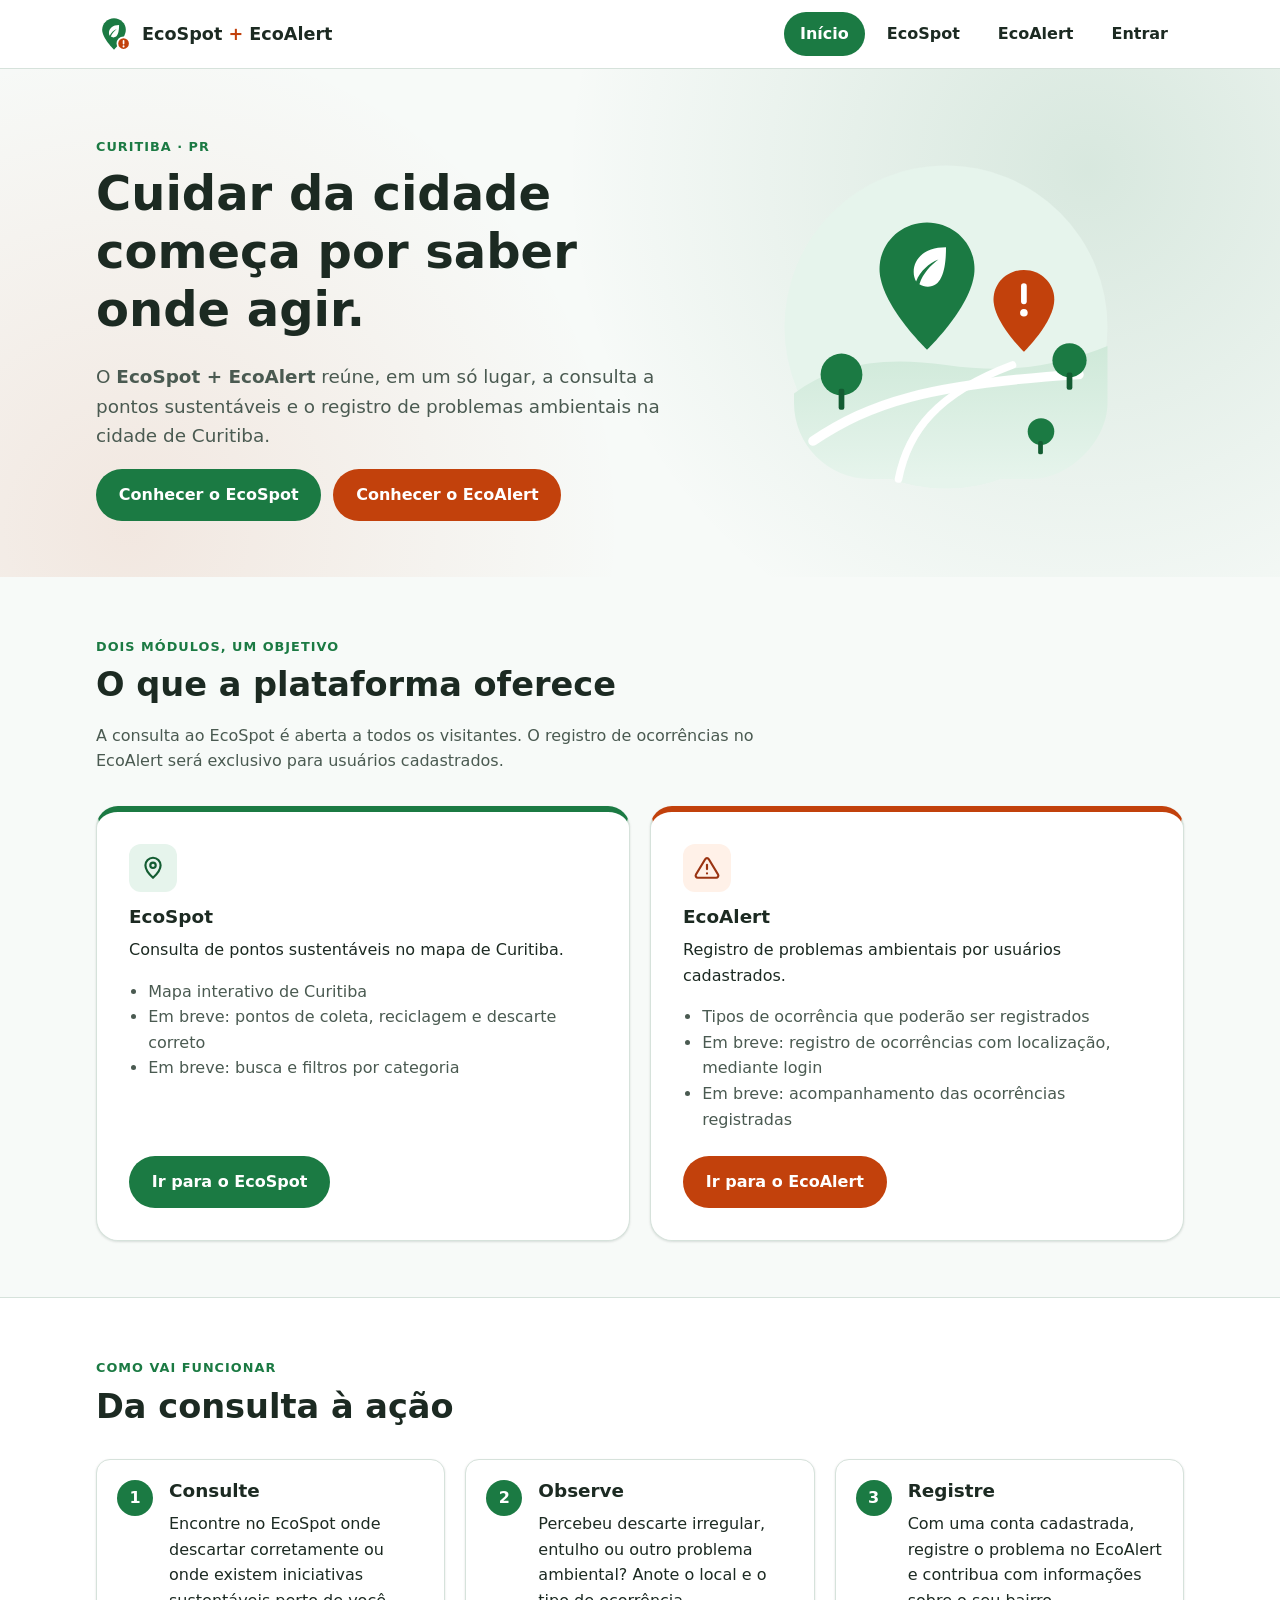
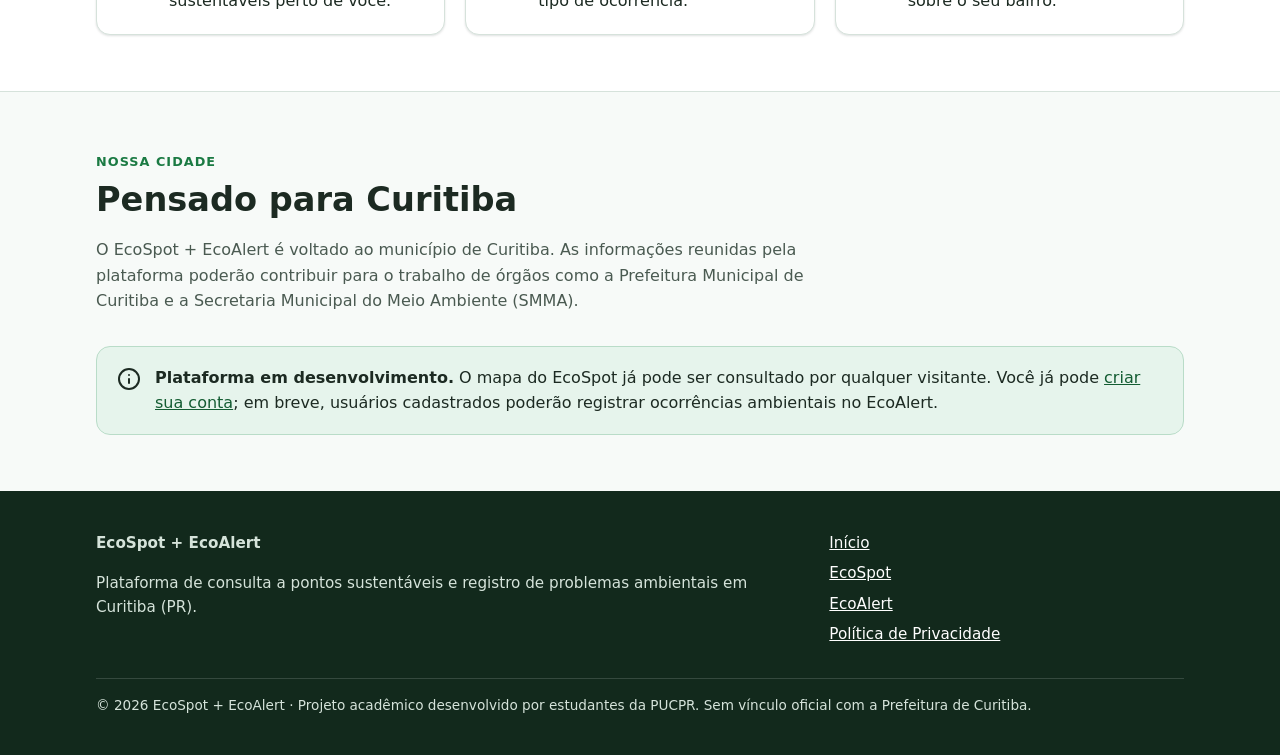
<file: projeto_ecospot/desenvolvimento_web/index.html>
<!DOCTYPE html>
<html lang="pt-BR">
<head>
  <meta charset="UTF-8">
  <meta name="viewport" content="width=device-width, initial-scale=1">
  <meta name="description" content="EcoSpot + EcoAlert: consulte pontos sustentáveis e acompanhe o registro de problemas ambientais em Curitiba.">
  <meta name="theme-color" content="#1b7a43">
  <title>EcoSpot + EcoAlert | Início</title>
  <link rel="icon" href="assets/img/logo.svg" type="image/svg+xml">
  <link rel="stylesheet" href="assets/css/style.css">
  <script src="assets/js/main.js" defer></script>
</head>
<body data-page="home">
  <a class="skip-link" href="#conteudo">Pular para o conteúdo</a>

  <header class="site-header">
    <div class="container site-header__inner">
      <a class="brand" href="index.html">
        <img src="assets/img/logo.svg" alt="" width="36" height="36">
        <span>EcoSpot <span class="brand__plus">+</span> EcoAlert</span>
      </a>
      <button class="nav-toggle" type="button" aria-expanded="false" aria-controls="main-nav" aria-label="Abrir menu">
        <span class="nav-toggle__bar" aria-hidden="true"></span>
      </button>
      <nav id="main-nav" class="main-nav" aria-label="Navegação principal">
        <ul class="main-nav__list">
          <li><a class="main-nav__link" data-nav="home" href="index.html" aria-current="page">Início</a></li>
          <li><a class="main-nav__link" data-nav="ecospot" href="ecospot.html">EcoSpot</a></li>
          <li><a class="main-nav__link" data-nav="ecoalert" href="ecoalert.html">EcoAlert</a></li>
          <li><a class="main-nav__link" data-nav="conta" href="login.php" data-auth-link>Entrar</a></li>
        </ul>
      </nav>
    </div>
  </header>

  <main id="conteudo" tabindex="-1">
    <section class="hero" aria-labelledby="hero-title">
      <div class="container hero__grid">
        <div>
          <span class="eyebrow">Curitiba · PR</span>
          <h1 id="hero-title">Cuidar da cidade começa por saber onde agir.</h1>
          <p class="hero__lead">
            O <strong>EcoSpot + EcoAlert</strong> reúne, em um só lugar, a consulta a pontos
            sustentáveis e o registro de problemas ambientais na cidade de Curitiba.
          </p>
          <div class="btn-group">
            <a class="btn btn--primary" href="ecospot.html">Conhecer o EcoSpot</a>
            <a class="btn btn--alert" href="ecoalert.html">Conhecer o EcoAlert</a>
          </div>
        </div>
        <div class="hero__art">
          <img src="assets/img/hero.svg" alt="" width="400" height="360">
        </div>
      </div>
    </section>

    <section class="section" aria-labelledby="modulos-title">
      <div class="container">
        <div class="section__header">
          <span class="eyebrow">Dois módulos, um objetivo</span>
          <h2 id="modulos-title">O que a plataforma oferece</h2>
          <p>A consulta ao EcoSpot é aberta a todos os visitantes. O registro de ocorrências no EcoAlert será exclusivo para usuários cadastrados.</p>
        </div>

        <div class="grid grid--2">
          <article class="card feature-card">
            <div class="card__icon" aria-hidden="true">
              <svg viewBox="0 0 24 24" fill="none" stroke="currentColor" stroke-width="2" stroke-linecap="round" stroke-linejoin="round"><path d="M12 21s-7-6.3-7-11.5A7 7 0 0 1 19 9.5C19 14.7 12 21 12 21z"/><circle cx="12" cy="9.5" r="2.5"/></svg>
            </div>
            <h3>EcoSpot</h3>
            <p>Consulta de pontos sustentáveis no mapa de Curitiba.</p>
            <ul>
              <li>Mapa interativo de Curitiba</li>
              <li>Em breve: pontos de coleta, reciclagem e descarte correto</li>
              <li>Em breve: busca e filtros por categoria</li>
            </ul>
            <a class="btn btn--primary" href="ecospot.html">Ir para o EcoSpot</a>
          </article>

          <article class="card feature-card feature-card--alert card--alert">
            <div class="card__icon" aria-hidden="true">
              <svg viewBox="0 0 24 24" fill="none" stroke="currentColor" stroke-width="2" stroke-linecap="round" stroke-linejoin="round"><path d="M10.3 3.9 1.8 18a2 2 0 0 0 1.7 3h17a2 2 0 0 0 1.7-3L13.7 3.9a2 2 0 0 0-3.4 0z"/><path d="M12 9v4"/><path d="M12 17h.01"/></svg>
            </div>
            <h3>EcoAlert</h3>
            <p>Registro de problemas ambientais por usuários cadastrados.</p>
            <ul>
              <li>Tipos de ocorrência que poderão ser registrados</li>
              <li>Em breve: registro de ocorrências com localização, mediante login</li>
              <li>Em breve: acompanhamento das ocorrências registradas</li>
            </ul>
            <a class="btn btn--alert" href="ecoalert.html">Ir para o EcoAlert</a>
          </article>
        </div>
      </div>
    </section>

    <section class="section section--alt" aria-labelledby="como-title">
      <div class="container">
        <div class="section__header">
          <span class="eyebrow">Como vai funcionar</span>
          <h2 id="como-title">Da consulta à ação</h2>
        </div>
        <ol class="steps grid grid--3">
          <li class="card">
            <h3>Consulte</h3>
            <p>Encontre no EcoSpot onde descartar corretamente ou onde existem iniciativas sustentáveis perto de você.</p>
          </li>
          <li class="card">
            <h3>Observe</h3>
            <p>Percebeu descarte irregular, entulho ou outro problema ambiental? Anote o local e o tipo de ocorrência.</p>
          </li>
          <li class="card">
            <h3>Registre</h3>
            <p>Com uma conta cadastrada, registre o problema no EcoAlert e contribua com informações sobre o seu bairro.</p>
          </li>
        </ol>
      </div>
    </section>

    <section class="section" aria-labelledby="publico-title">
      <div class="container">
        <div class="section__header">
          <span class="eyebrow">Nossa cidade</span>
          <h2 id="publico-title">Pensado para Curitiba</h2>
          <p>O EcoSpot + EcoAlert é voltado ao município de Curitiba. As informações reunidas pela plataforma poderão contribuir para o trabalho de órgãos como a Prefeitura Municipal de Curitiba e a Secretaria Municipal do Meio Ambiente (SMMA).</p>
        </div>
        <div class="notice" role="note">
          <svg viewBox="0 0 24 24" fill="none" stroke="currentColor" stroke-width="2" stroke-linecap="round" stroke-linejoin="round" aria-hidden="true"><circle cx="12" cy="12" r="10"/><path d="M12 16v-4"/><path d="M12 8h.01"/></svg>
          <div>
            <h2 id="status-title" class="visually-hidden">Disponibilidade</h2>
            <p><strong>Plataforma em desenvolvimento.</strong> O mapa do EcoSpot já pode ser consultado por qualquer visitante. Você já pode <a href="cadastro.php">criar sua conta</a>; em breve, usuários cadastrados poderão registrar ocorrências ambientais no EcoAlert.</p>
          </div>
        </div>
      </div>
    </section>
  </main>

  <footer class="site-footer">
    <div class="container">
      <div class="site-footer__grid">
        <div>
          <p><strong>EcoSpot + EcoAlert</strong></p>
          <p>Plataforma de consulta a pontos sustentáveis e registro de problemas ambientais em Curitiba (PR).</p>
        </div>
        <nav class="site-footer__nav" aria-label="Navegação do rodapé">
          <ul>
            <li><a href="index.html">Início</a></li>
            <li><a href="ecospot.html">EcoSpot</a></li>
            <li><a href="ecoalert.html">EcoAlert</a></li>
            <li><a href="politica-privacidade.html">Política de Privacidade</a></li>
          </ul>
        </nav>
      </div>
      <p class="site-footer__bottom">© <span data-current-year>2026</span> EcoSpot + EcoAlert · Projeto acadêmico desenvolvido por estudantes da PUCPR. Sem vínculo oficial com a Prefeitura de Curitiba.</p>
    </div>
  </footer>

  <button class="back-to-top" type="button" aria-label="Voltar ao topo">
    <svg viewBox="0 0 24 24" fill="none" stroke="currentColor" stroke-width="2.5" stroke-linecap="round" stroke-linejoin="round" aria-hidden="true"><path d="m18 15-6-6-6 6"/></svg>
  </button>
</body>
</html>
</file>
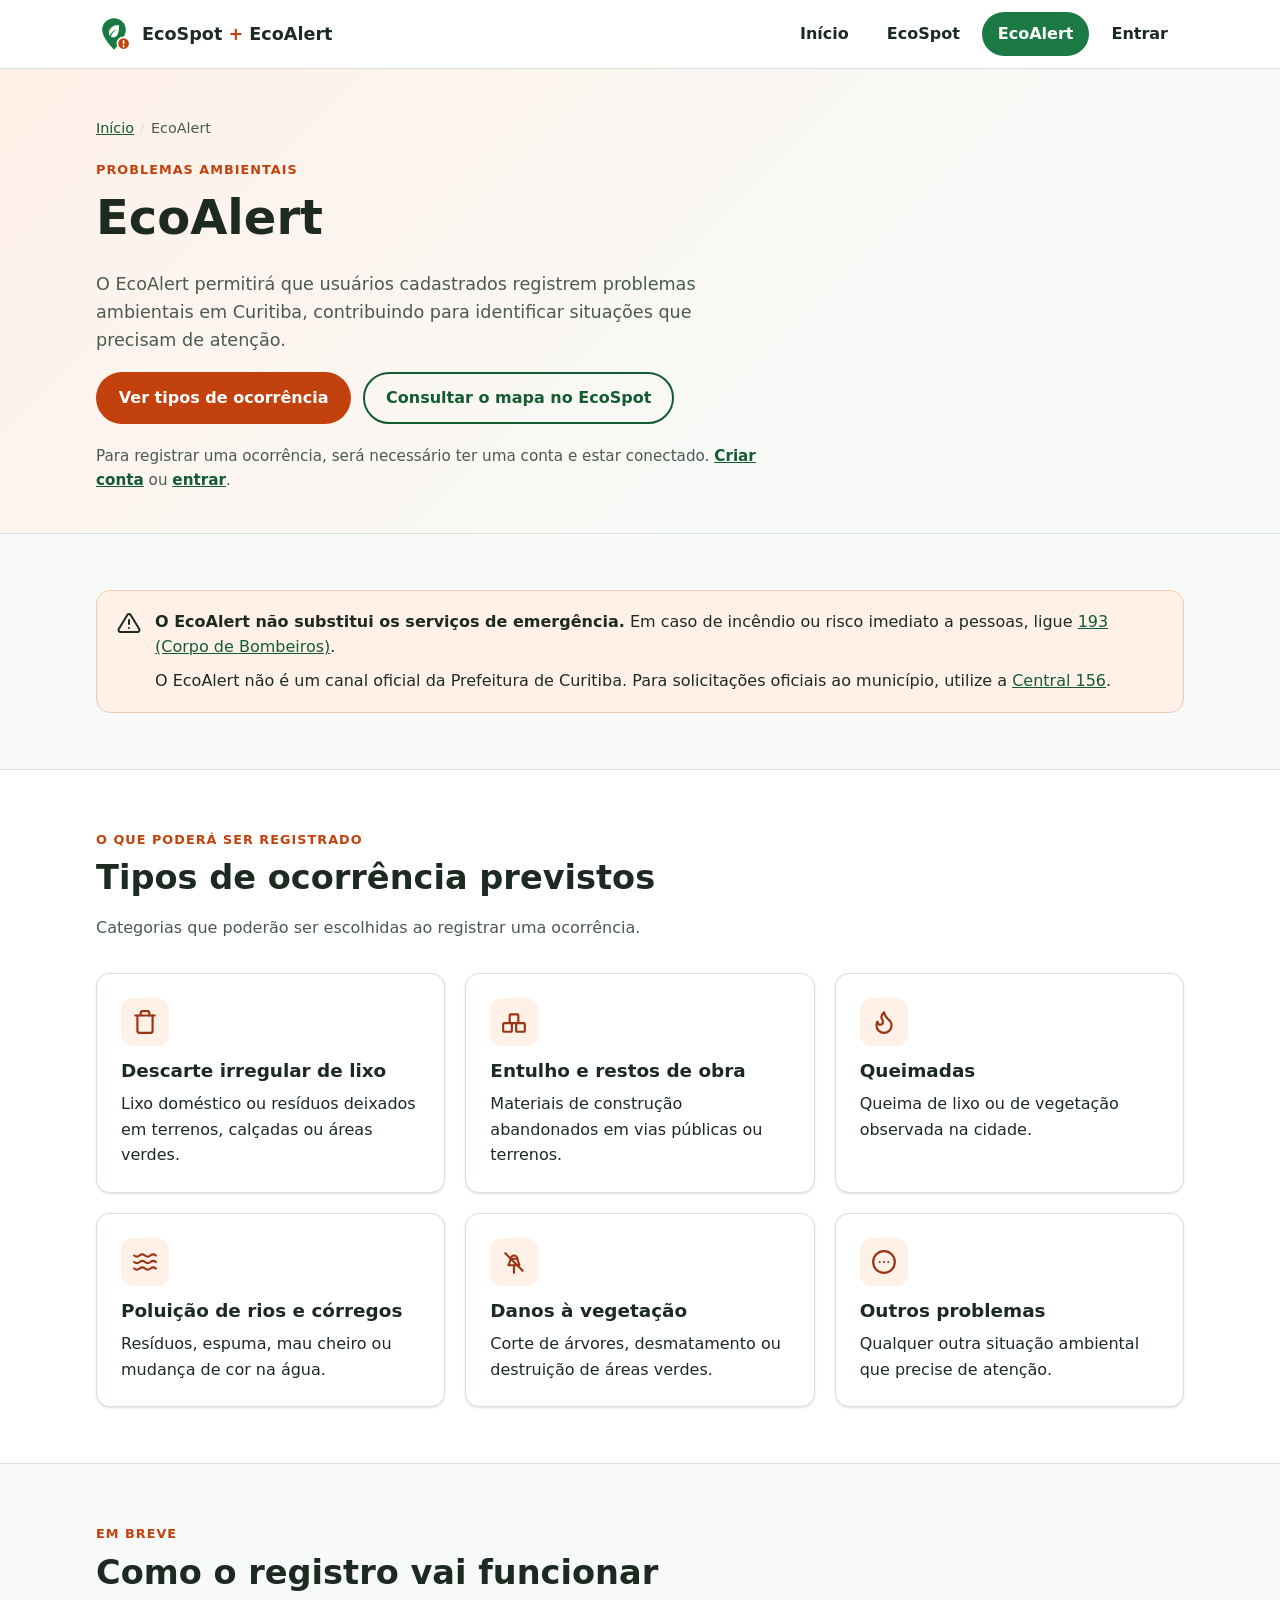
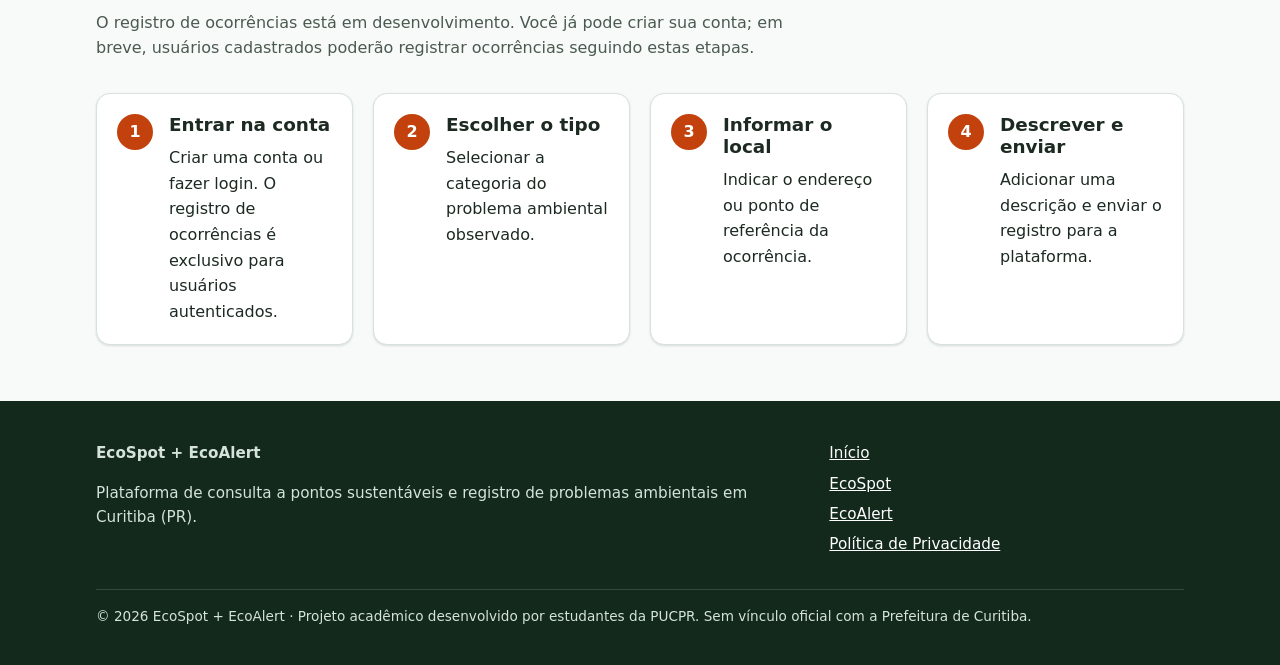
<file: projeto_ecospot/desenvolvimento_web/ecoalert.html>
<!DOCTYPE html>
<html lang="pt-BR">
<head>
  <meta charset="UTF-8">
  <meta name="viewport" content="width=device-width, initial-scale=1">
  <meta name="description" content="EcoAlert: registro de problemas ambientais em Curitiba por usuários cadastrados.">
  <meta name="theme-color" content="#1b7a43">
  <title>EcoAlert | EcoSpot + EcoAlert</title>
  <link rel="icon" href="assets/img/logo.svg" type="image/svg+xml">
  <link rel="stylesheet" href="assets/css/style.css">
  <script src="assets/js/main.js" defer></script>
</head>
<body data-page="ecoalert">
  <a class="skip-link" href="#conteudo">Pular para o conteúdo</a>

  <header class="site-header">
    <div class="container site-header__inner">
      <a class="brand" href="index.html">
        <img src="assets/img/logo.svg" alt="" width="36" height="36">
        <span>EcoSpot <span class="brand__plus">+</span> EcoAlert</span>
      </a>
      <button class="nav-toggle" type="button" aria-expanded="false" aria-controls="main-nav" aria-label="Abrir menu">
        <span class="nav-toggle__bar" aria-hidden="true"></span>
      </button>
      <nav id="main-nav" class="main-nav" aria-label="Navegação principal">
        <ul class="main-nav__list">
          <li><a class="main-nav__link" data-nav="home" href="index.html">Início</a></li>
          <li><a class="main-nav__link" data-nav="ecospot" href="ecospot.html">EcoSpot</a></li>
          <li><a class="main-nav__link" data-nav="ecoalert" href="ecoalert.html" aria-current="page">EcoAlert</a></li>
          <li><a class="main-nav__link" data-nav="conta" href="login.php" data-auth-link>Entrar</a></li>
        </ul>
      </nav>
    </div>
  </header>

  <main id="conteudo" tabindex="-1">
    <section class="page-hero page-hero--alert" aria-labelledby="page-title">
      <div class="container">
        <nav class="breadcrumb" aria-label="Você está aqui">
          <ol>
            <li><a href="index.html">Início</a></li>
            <li aria-current="page">EcoAlert</li>
          </ol>
        </nav>
        <span class="eyebrow eyebrow--alert">Problemas ambientais</span>
        <h1 id="page-title">EcoAlert</h1>
        <p>O EcoAlert permitirá que usuários cadastrados registrem problemas ambientais em Curitiba, contribuindo para identificar situações que precisam de atenção.</p>
        <div class="btn-group">
          <a class="btn btn--alert" href="#tipos">Ver tipos de ocorrência</a>
          <a class="btn btn--outline" href="ecospot.html">Consultar o mapa no EcoSpot</a>
        </div>
        <p class="auth-note">Para registrar uma ocorrência, será necessário ter uma conta e estar conectado. <a href="cadastro.php">Criar conta</a> ou <a href="login.php">entrar</a>.</p>
      </div>
    </section>

    <section class="section" aria-labelledby="emergencia-title">
      <div class="container">
        <div class="notice notice--alert" role="note">
          <svg viewBox="0 0 24 24" fill="none" stroke="currentColor" stroke-width="2" stroke-linecap="round" stroke-linejoin="round" aria-hidden="true"><path d="M10.3 3.9 1.8 18a2 2 0 0 0 1.7 3h17a2 2 0 0 0 1.7-3L13.7 3.9a2 2 0 0 0-3.4 0z"/><path d="M12 9v4"/><path d="M12 17h.01"/></svg>
          <div>
            <h2 id="emergencia-title" class="visually-hidden">Situações de emergência</h2>
            <p><strong>O EcoAlert não substitui os serviços de emergência.</strong> Em caso de incêndio ou risco imediato a pessoas, ligue <a href="tel:193">193 (Corpo de Bombeiros)</a>.</p>
            <p>O EcoAlert não é um canal oficial da Prefeitura de Curitiba. Para solicitações oficiais ao município, utilize a <a href="tel:156">Central 156</a>.</p>
          </div>
        </div>
      </div>
    </section>

    <section id="tipos" class="section section--alt" aria-labelledby="tipos-title">
      <div class="container">
        <div class="section__header">
          <span class="eyebrow eyebrow--alert">O que poderá ser registrado</span>
          <h2 id="tipos-title">Tipos de ocorrência previstos</h2>
          <p>Categorias que poderão ser escolhidas ao registrar uma ocorrência.</p>
        </div>

        <div class="grid grid--3">
          <article class="card card--alert">
            <div class="card__icon" aria-hidden="true">
              <svg viewBox="0 0 24 24" fill="none" stroke="currentColor" stroke-width="2" stroke-linecap="round" stroke-linejoin="round"><path d="M3 6h18"/><path d="M19 6v14a2 2 0 0 1-2 2H7a2 2 0 0 1-2-2V6"/><path d="M8 6V4a2 2 0 0 1 2-2h4a2 2 0 0 1 2 2v2"/></svg>
            </div>
            <h3>Descarte irregular de lixo</h3>
            <p>Lixo doméstico ou resíduos deixados em terrenos, calçadas ou áreas verdes.</p>
          </article>
          <article class="card card--alert">
            <div class="card__icon" aria-hidden="true">
              <svg viewBox="0 0 24 24" fill="none" stroke="currentColor" stroke-width="2" stroke-linecap="round" stroke-linejoin="round"><rect x="2" y="13" width="8" height="8" rx="1"/><rect x="14" y="13" width="8" height="8" rx="1"/><rect x="8" y="5" width="8" height="8" rx="1"/></svg>
            </div>
            <h3>Entulho e restos de obra</h3>
            <p>Materiais de construção abandonados em vias públicas ou terrenos.</p>
          </article>
          <article class="card card--alert">
            <div class="card__icon" aria-hidden="true">
              <svg viewBox="0 0 24 24" fill="none" stroke="currentColor" stroke-width="2" stroke-linecap="round" stroke-linejoin="round"><path d="M8.5 14.5A2.5 2.5 0 0 0 11 12c0-1.4-.5-2-1-3-1.1-2.1-.2-4 2-6 .5 2.5 2 4.9 4 6.5 2 1.6 3 3.5 3 5.5a7 7 0 1 1-14 0c0-1.2.4-2.3 1-3.3.3 1.4 1.2 2.8 2.5 2.8z"/></svg>
            </div>
            <h3>Queimadas</h3>
            <p>Queima de lixo ou de vegetação observada na cidade.</p>
          </article>
          <article class="card card--alert">
            <div class="card__icon" aria-hidden="true">
              <svg viewBox="0 0 24 24" fill="none" stroke="currentColor" stroke-width="2" stroke-linecap="round" stroke-linejoin="round"><path d="M2 6c.6.5 1.2 1 2.5 1C7 7 7 5 9.5 5c2.6 0 2.4 2 5 2 2.5 0 2.5-2 5-2 1.3 0 1.9.5 2.5 1"/><path d="M2 12c.6.5 1.2 1 2.5 1 2.5 0 2.5-2 5-2 2.6 0 2.4 2 5 2 2.5 0 2.5-2 5-2 1.3 0 1.9.5 2.5 1"/><path d="M2 18c.6.5 1.2 1 2.5 1 2.5 0 2.5-2 5-2 2.6 0 2.4 2 5 2 2.5 0 2.5-2 5-2 1.3 0 1.9.5 2.5 1"/></svg>
            </div>
            <h3>Poluição de rios e córregos</h3>
            <p>Resíduos, espuma, mau cheiro ou mudança de cor na água.</p>
          </article>
          <article class="card card--alert">
            <div class="card__icon" aria-hidden="true">
              <svg viewBox="0 0 24 24" fill="none" stroke="currentColor" stroke-width="2" stroke-linecap="round" stroke-linejoin="round"><path d="M12 22v-7"/><path d="M9 9a3 3 0 1 1 6 0"/><path d="M7 15h10l-2-6H9z"/><path d="m4 4 16 16"/></svg>
            </div>
            <h3>Danos à vegetação</h3>
            <p>Corte de árvores, desmatamento ou destruição de áreas verdes.</p>
          </article>
          <article class="card card--alert">
            <div class="card__icon" aria-hidden="true">
              <svg viewBox="0 0 24 24" fill="none" stroke="currentColor" stroke-width="2" stroke-linecap="round" stroke-linejoin="round"><circle cx="12" cy="12" r="10"/><path d="M8 12h.01"/><path d="M12 12h.01"/><path d="M16 12h.01"/></svg>
            </div>
            <h3>Outros problemas</h3>
            <p>Qualquer outra situação ambiental que precise de atenção.</p>
          </article>
        </div>
      </div>
    </section>

    <section class="section" aria-labelledby="como-registrar-title">
      <div class="container">
        <div class="section__header">
          <span class="eyebrow eyebrow--alert">Em breve</span>
          <h2 id="como-registrar-title">Como o registro vai funcionar</h2>
          <p>O registro de ocorrências está em desenvolvimento. Você já pode criar sua conta; em breve, usuários cadastrados poderão registrar ocorrências seguindo estas etapas.</p>
        </div>
        <ol class="steps steps--alert grid grid--4">
          <li class="card">
            <h3>Entrar na conta</h3>
            <p>Criar uma conta ou fazer login. O registro de ocorrências é exclusivo para usuários autenticados.</p>
          </li>
          <li class="card">
            <h3>Escolher o tipo</h3>
            <p>Selecionar a categoria do problema ambiental observado.</p>
          </li>
          <li class="card">
            <h3>Informar o local</h3>
            <p>Indicar o endereço ou ponto de referência da ocorrência.</p>
          </li>
          <li class="card">
            <h3>Descrever e enviar</h3>
            <p>Adicionar uma descrição e enviar o registro para a plataforma.</p>
          </li>
        </ol>
      </div>
    </section>
  </main>

  <footer class="site-footer">
    <div class="container">
      <div class="site-footer__grid">
        <div>
          <p><strong>EcoSpot + EcoAlert</strong></p>
          <p>Plataforma de consulta a pontos sustentáveis e registro de problemas ambientais em Curitiba (PR).</p>
        </div>
        <nav class="site-footer__nav" aria-label="Navegação do rodapé">
          <ul>
            <li><a href="index.html">Início</a></li>
            <li><a href="ecospot.html">EcoSpot</a></li>
            <li><a href="ecoalert.html">EcoAlert</a></li>
            <li><a href="politica-privacidade.html">Política de Privacidade</a></li>
          </ul>
        </nav>
      </div>
      <p class="site-footer__bottom">© <span data-current-year>2026</span> EcoSpot + EcoAlert · Projeto acadêmico desenvolvido por estudantes da PUCPR. Sem vínculo oficial com a Prefeitura de Curitiba.</p>
    </div>
  </footer>

  <button class="back-to-top" type="button" aria-label="Voltar ao topo">
    <svg viewBox="0 0 24 24" fill="none" stroke="currentColor" stroke-width="2.5" stroke-linecap="round" stroke-linejoin="round" aria-hidden="true"><path d="m18 15-6-6-6 6"/></svg>
  </button>
</body>
</html>
</file>
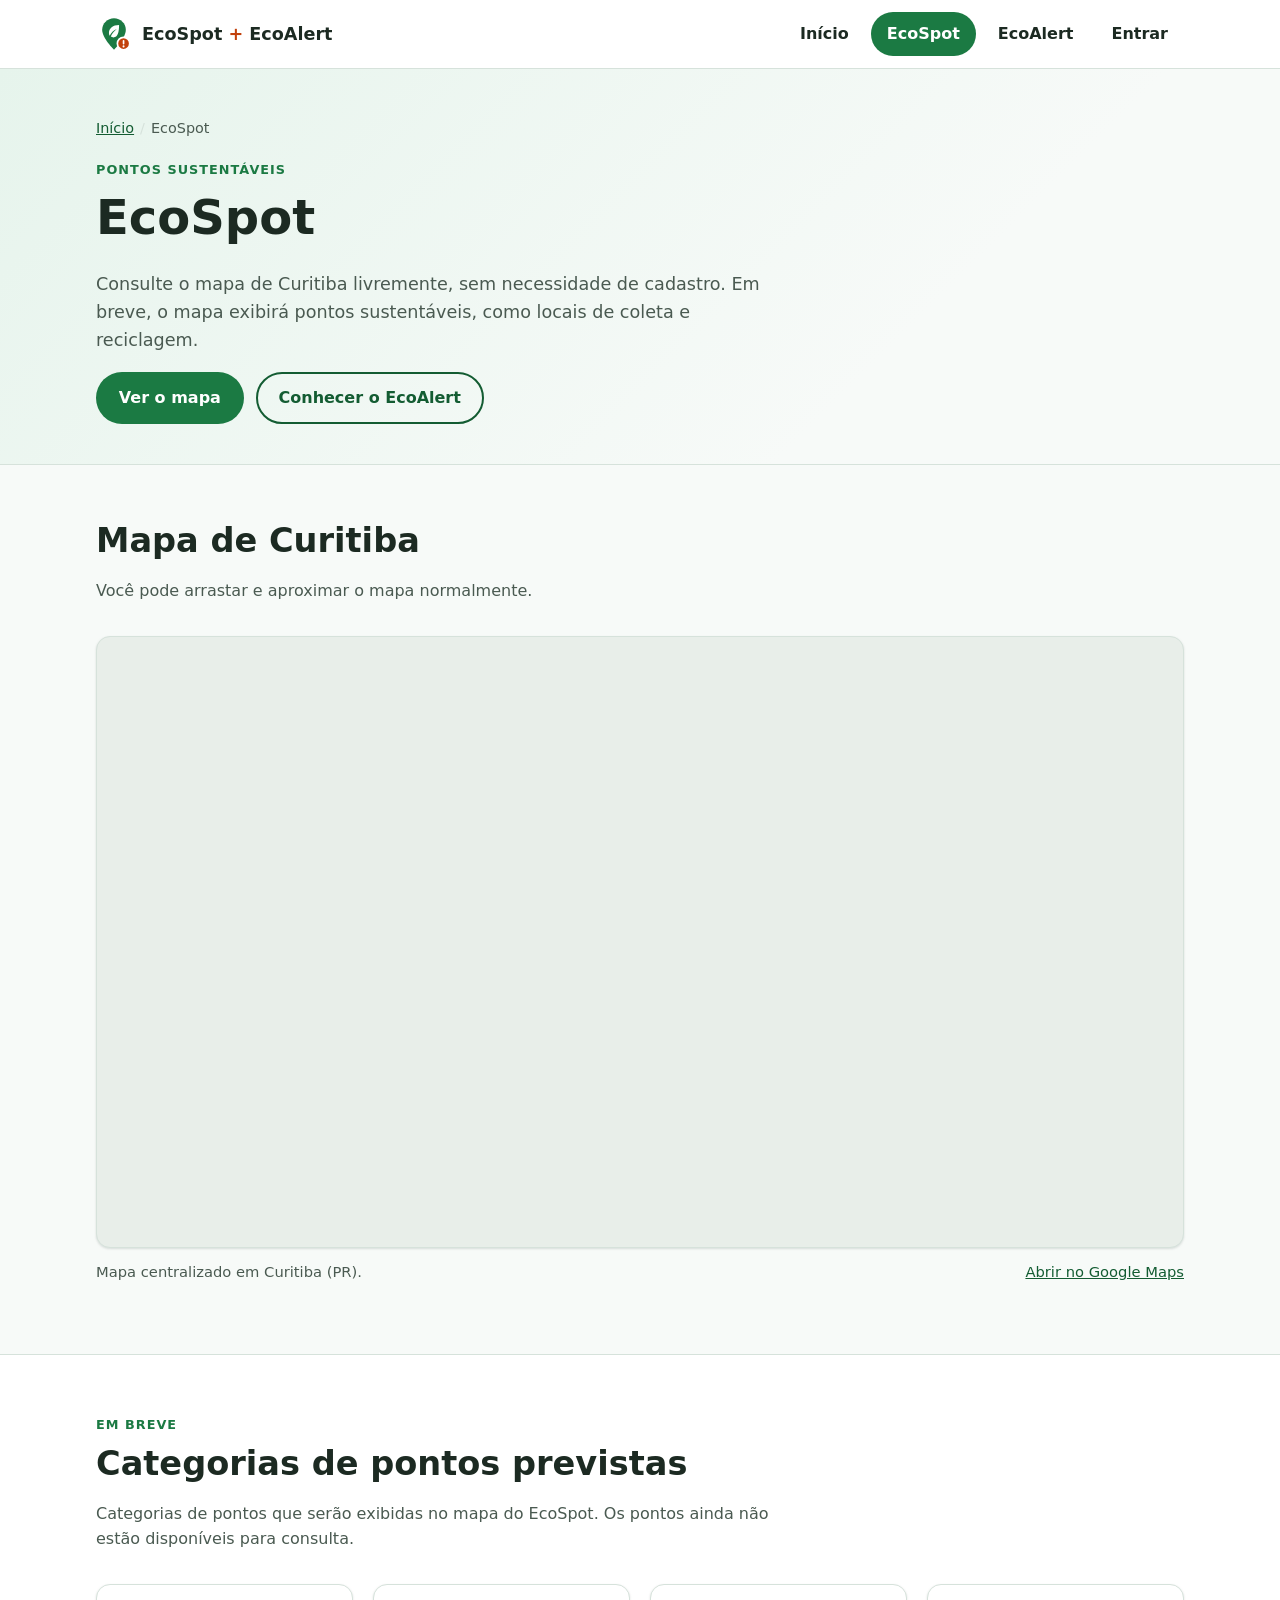
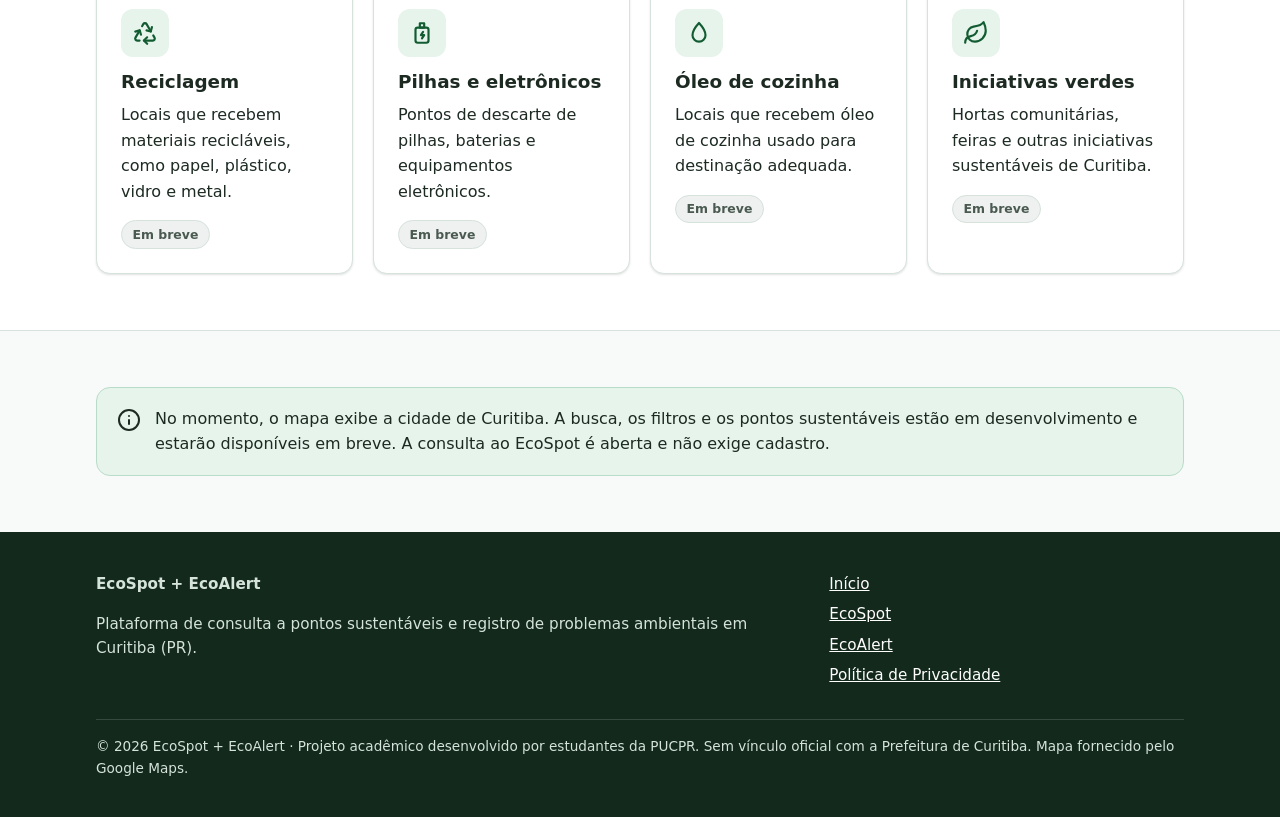
<file: projeto_ecospot/desenvolvimento_web/ecospot.html>
<!DOCTYPE html>
<html lang="pt-BR">
<head>
  <meta charset="UTF-8">
  <meta name="viewport" content="width=device-width, initial-scale=1">
  <meta name="description" content="EcoSpot: mapa de Curitiba para consulta futura de pontos sustentáveis.">
  <meta name="theme-color" content="#1b7a43">
  <title>EcoSpot | EcoSpot + EcoAlert</title>
  <link rel="icon" href="assets/img/logo.svg" type="image/svg+xml">
  <link rel="stylesheet" href="assets/css/style.css">
  <script src="assets/js/main.js" defer></script>
</head>
<body data-page="ecospot">
  <a class="skip-link" href="#conteudo">Pular para o conteúdo</a>

  <header class="site-header">
    <div class="container site-header__inner">
      <a class="brand" href="index.html">
        <img src="assets/img/logo.svg" alt="" width="36" height="36">
        <span>EcoSpot <span class="brand__plus">+</span> EcoAlert</span>
      </a>
      <button class="nav-toggle" type="button" aria-expanded="false" aria-controls="main-nav" aria-label="Abrir menu">
        <span class="nav-toggle__bar" aria-hidden="true"></span>
      </button>
      <nav id="main-nav" class="main-nav" aria-label="Navegação principal">
        <ul class="main-nav__list">
          <li><a class="main-nav__link" data-nav="home" href="index.html">Início</a></li>
          <li><a class="main-nav__link" data-nav="ecospot" href="ecospot.html" aria-current="page">EcoSpot</a></li>
          <li><a class="main-nav__link" data-nav="ecoalert" href="ecoalert.html">EcoAlert</a></li>
          <li><a class="main-nav__link" data-nav="conta" href="login.php" data-auth-link>Entrar</a></li>
        </ul>
      </nav>
    </div>
  </header>

  <main id="conteudo" tabindex="-1">
    <section class="page-hero page-hero--spot" aria-labelledby="page-title">
      <div class="container">
        <nav class="breadcrumb" aria-label="Você está aqui">
          <ol>
            <li><a href="index.html">Início</a></li>
            <li aria-current="page">EcoSpot</li>
          </ol>
        </nav>
        <span class="eyebrow">Pontos sustentáveis</span>
        <h1 id="page-title">EcoSpot</h1>
        <p>Consulte o mapa de Curitiba livremente, sem necessidade de cadastro. Em breve, o mapa exibirá pontos sustentáveis, como locais de coleta e reciclagem.</p>
        <div class="btn-group">
          <a class="btn btn--primary" href="#mapa">Ver o mapa</a>
          <a class="btn btn--outline" href="ecoalert.html">Conhecer o EcoAlert</a>
        </div>
      </div>
    </section>

    <section id="mapa" class="section" aria-labelledby="mapa-title">
      <div class="container">
        <div class="section__header">
          <h2 id="mapa-title">Mapa de Curitiba</h2>
          <p>Você pode arrastar e aproximar o mapa normalmente.</p>
        </div>

        <div class="map-frame">
          <iframe
            title="Mapa do Google centralizado em Curitiba"
            src="https://www.google.com/maps/embed?pb=!1m14!1m12!1m3!1d45000!2d-49.2733!3d-25.4284!2m3!1f0!2f0!3f0!3m2!1i1024!2i768!4f13.1!5e0!3m2!1spt-BR!2sbr!4v1728432000000"
            loading="lazy"
            referrerpolicy="no-referrer-when-downgrade"
            allowfullscreen></iframe>
        </div>

        <div class="map-caption">
          <p>Mapa centralizado em Curitiba (PR).</p>
          <a href="https://www.google.com/maps/@-25.4284,-49.2733,12z" target="_blank" rel="noopener noreferrer">Abrir no Google Maps<span class="visually-hidden"> (abre em nova aba)</span></a>
        </div>
      </div>
    </section>

    <section class="section section--alt" aria-labelledby="categorias-title">
      <div class="container">
        <div class="section__header">
          <span class="eyebrow">Em breve</span>
          <h2 id="categorias-title">Categorias de pontos previstas</h2>
          <p>Categorias de pontos que serão exibidas no mapa do EcoSpot. Os pontos ainda não estão disponíveis para consulta.</p>
        </div>

        <div class="grid grid--4">
          <article class="card">
            <div class="card__icon" aria-hidden="true">
              <svg viewBox="0 0 24 24" fill="none" stroke="currentColor" stroke-width="2" stroke-linecap="round" stroke-linejoin="round"><path d="M7 19H4.8a1.8 1.8 0 0 1-1.6-2.7L7.1 9.6"/><path d="M11 19h8.2a1.8 1.8 0 0 0 1.6-2.7l-1.2-2.1"/><path d="m14 16-3 3 3 3"/><path d="M8.3 13.6 7.1 9.6 3 10.7"/><path d="m9.3 5.7 1.1-1.9a1.8 1.8 0 0 1 3.1 0l3.9 6.8"/><path d="m13.4 9.6 3.9 1 1.1-4"/></svg>
            </div>
            <h3>Reciclagem</h3>
            <p>Locais que recebem materiais recicláveis, como papel, plástico, vidro e metal.</p>
            <span class="badge">Em breve</span>
          </article>
          <article class="card">
            <div class="card__icon" aria-hidden="true">
              <svg viewBox="0 0 24 24" fill="none" stroke="currentColor" stroke-width="2" stroke-linecap="round" stroke-linejoin="round"><rect x="6" y="7" width="12" height="14" rx="2"/><path d="M10 3h4v4h-4z"/><path d="m13 11-2 3h3l-2 3"/></svg>
            </div>
            <h3>Pilhas e eletrônicos</h3>
            <p>Pontos de descarte de pilhas, baterias e equipamentos eletrônicos.</p>
            <span class="badge">Em breve</span>
          </article>
          <article class="card">
            <div class="card__icon" aria-hidden="true">
              <svg viewBox="0 0 24 24" fill="none" stroke="currentColor" stroke-width="2" stroke-linecap="round" stroke-linejoin="round"><path d="M12 2.7s6 6.4 6 11.3a6 6 0 0 1-12 0c0-4.9 6-11.3 6-11.3z"/></svg>
            </div>
            <h3>Óleo de cozinha</h3>
            <p>Locais que recebem óleo de cozinha usado para destinação adequada.</p>
            <span class="badge">Em breve</span>
          </article>
          <article class="card">
            <div class="card__icon" aria-hidden="true">
              <svg viewBox="0 0 24 24" fill="none" stroke="currentColor" stroke-width="2" stroke-linecap="round" stroke-linejoin="round"><path d="M11 20A7 7 0 0 1 9.8 6.1C15.5 5 17 4.5 19 2c1 2 2 4.2 2 8 0 5.5-4.8 10-10 10z"/><path d="M2 21c0-3 1.9-5.4 5.2-6.1 2.5-.5 5-2 5.8-4.9"/></svg>
            </div>
            <h3>Iniciativas verdes</h3>
            <p>Hortas comunitárias, feiras e outras iniciativas sustentáveis de Curitiba.</p>
            <span class="badge">Em breve</span>
          </article>
        </div>
      </div>
    </section>

    <section class="section" aria-labelledby="aviso-spot-title">
      <div class="container">
        <div class="notice" role="note">
          <svg viewBox="0 0 24 24" fill="none" stroke="currentColor" stroke-width="2" stroke-linecap="round" stroke-linejoin="round" aria-hidden="true"><circle cx="12" cy="12" r="10"/><path d="M12 16v-4"/><path d="M12 8h.01"/></svg>
          <div>
            <h2 id="aviso-spot-title" class="visually-hidden">Aviso</h2>
            <p>No momento, o mapa exibe a cidade de Curitiba. A busca, os filtros e os pontos sustentáveis estão em desenvolvimento e estarão disponíveis em breve. A consulta ao EcoSpot é aberta e não exige cadastro.</p>
          </div>
        </div>
      </div>
    </section>
  </main>

  <footer class="site-footer">
    <div class="container">
      <div class="site-footer__grid">
        <div>
          <p><strong>EcoSpot + EcoAlert</strong></p>
          <p>Plataforma de consulta a pontos sustentáveis e registro de problemas ambientais em Curitiba (PR).</p>
        </div>
        <nav class="site-footer__nav" aria-label="Navegação do rodapé">
          <ul>
            <li><a href="index.html">Início</a></li>
            <li><a href="ecospot.html">EcoSpot</a></li>
            <li><a href="ecoalert.html">EcoAlert</a></li>
            <li><a href="politica-privacidade.html">Política de Privacidade</a></li>
          </ul>
        </nav>
      </div>
      <p class="site-footer__bottom">© <span data-current-year>2026</span> EcoSpot + EcoAlert · Projeto acadêmico desenvolvido por estudantes da PUCPR. Sem vínculo oficial com a Prefeitura de Curitiba. Mapa fornecido pelo Google Maps.</p>
    </div>
  </footer>

  <button class="back-to-top" type="button" aria-label="Voltar ao topo">
    <svg viewBox="0 0 24 24" fill="none" stroke="currentColor" stroke-width="2.5" stroke-linecap="round" stroke-linejoin="round" aria-hidden="true"><path d="m18 15-6-6-6 6"/></svg>
  </button>
</body>
</html>
</file>
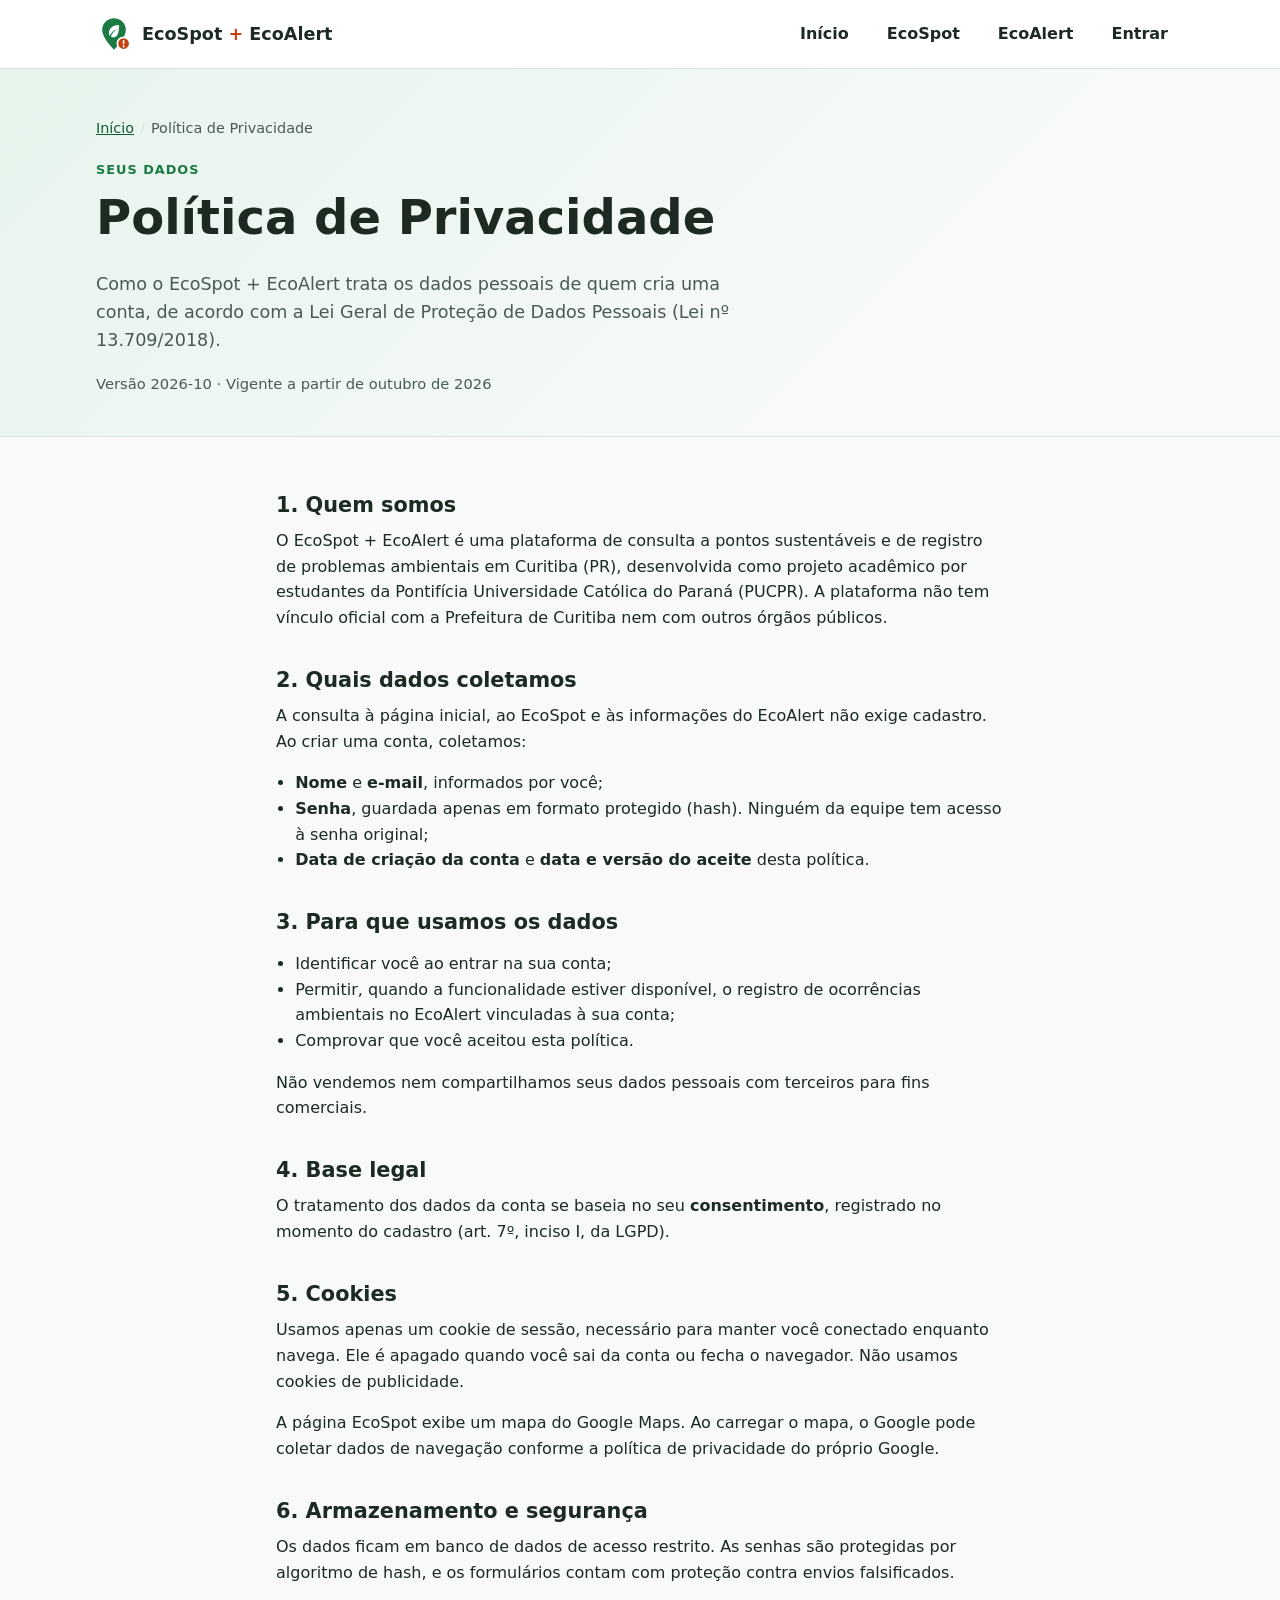
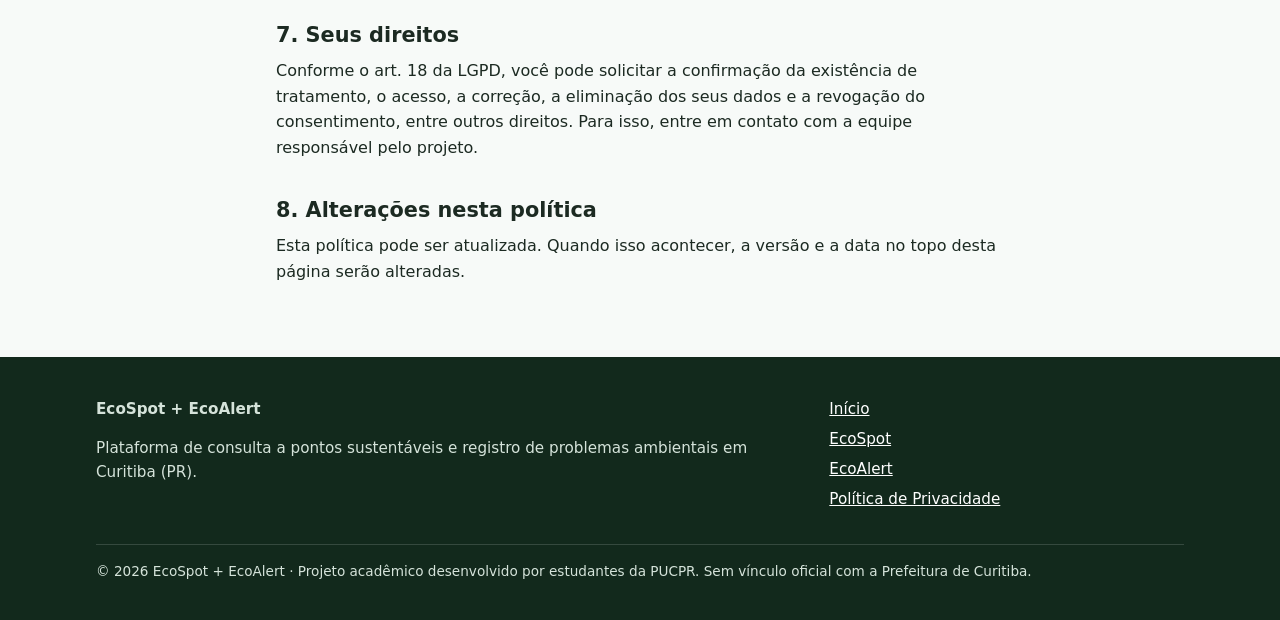
<file: projeto_ecospot/desenvolvimento_web/politica-privacidade.html>
<!DOCTYPE html>
<html lang="pt-BR">
<head>
  <meta charset="UTF-8">
  <meta name="viewport" content="width=device-width, initial-scale=1">
  <meta name="description" content="Política de Privacidade do EcoSpot + EcoAlert: quais dados pessoais são coletados, para quê e quais são os seus direitos.">
  <meta name="theme-color" content="#1b7a43">
  <title>Política de Privacidade | EcoSpot + EcoAlert</title>
  <link rel="icon" href="assets/img/logo.svg" type="image/svg+xml">
  <link rel="stylesheet" href="assets/css/style.css">
  <script src="assets/js/main.js" defer></script>
</head>
<body data-page="privacidade">
  <a class="skip-link" href="#conteudo">Pular para o conteúdo</a>

  <header class="site-header">
    <div class="container site-header__inner">
      <a class="brand" href="index.html">
        <img src="assets/img/logo.svg" alt="" width="36" height="36">
        <span>EcoSpot <span class="brand__plus">+</span> EcoAlert</span>
      </a>
      <button class="nav-toggle" type="button" aria-expanded="false" aria-controls="main-nav" aria-label="Abrir menu">
        <span class="nav-toggle__bar" aria-hidden="true"></span>
      </button>
      <nav id="main-nav" class="main-nav" aria-label="Navegação principal">
        <ul class="main-nav__list">
          <li><a class="main-nav__link" data-nav="home" href="index.html">Início</a></li>
          <li><a class="main-nav__link" data-nav="ecospot" href="ecospot.html">EcoSpot</a></li>
          <li><a class="main-nav__link" data-nav="ecoalert" href="ecoalert.html">EcoAlert</a></li>
          <li><a class="main-nav__link" data-nav="conta" href="login.php" data-auth-link>Entrar</a></li>
        </ul>
      </nav>
    </div>
  </header>

  <main id="conteudo" tabindex="-1">
    <section class="page-hero page-hero--spot" aria-labelledby="page-title">
      <div class="container">
        <nav class="breadcrumb" aria-label="Você está aqui">
          <ol>
            <li><a href="index.html">Início</a></li>
            <li aria-current="page">Política de Privacidade</li>
          </ol>
        </nav>
        <span class="eyebrow">Seus dados</span>
        <h1 id="page-title">Política de Privacidade</h1>
        <p>Como o EcoSpot + EcoAlert trata os dados pessoais de quem cria uma conta, de acordo com a Lei Geral de Proteção de Dados Pessoais (Lei nº 13.709/2018).</p>
        <p class="legal__meta">Versão 2026-10 · Vigente a partir de outubro de 2026</p>
      </div>
    </section>

    <section class="section">
      <div class="container legal">
        <h2>1. Quem somos</h2>
        <p>O EcoSpot + EcoAlert é uma plataforma de consulta a pontos sustentáveis e de registro de problemas ambientais em Curitiba (PR), desenvolvida como projeto acadêmico por estudantes da Pontifícia Universidade Católica do Paraná (PUCPR). A plataforma não tem vínculo oficial com a Prefeitura de Curitiba nem com outros órgãos públicos.</p>

        <h2>2. Quais dados coletamos</h2>
        <p>A consulta à página inicial, ao EcoSpot e às informações do EcoAlert não exige cadastro. Ao criar uma conta, coletamos:</p>
        <ul>
          <li><strong>Nome</strong> e <strong>e-mail</strong>, informados por você;</li>
          <li><strong>Senha</strong>, guardada apenas em formato protegido (hash). Ninguém da equipe tem acesso à senha original;</li>
          <li><strong>Data de criação da conta</strong> e <strong>data e versão do aceite</strong> desta política.</li>
        </ul>

        <h2>3. Para que usamos os dados</h2>
        <ul>
          <li>Identificar você ao entrar na sua conta;</li>
          <li>Permitir, quando a funcionalidade estiver disponível, o registro de ocorrências ambientais no EcoAlert vinculadas à sua conta;</li>
          <li>Comprovar que você aceitou esta política.</li>
        </ul>
        <p>Não vendemos nem compartilhamos seus dados pessoais com terceiros para fins comerciais.</p>

        <h2>4. Base legal</h2>
        <p>O tratamento dos dados da conta se baseia no seu <strong>consentimento</strong>, registrado no momento do cadastro (art. 7º, inciso I, da LGPD).</p>

        <h2>5. Cookies</h2>
        <p>Usamos apenas um cookie de sessão, necessário para manter você conectado enquanto navega. Ele é apagado quando você sai da conta ou fecha o navegador. Não usamos cookies de publicidade.</p>
        <p>A página EcoSpot exibe um mapa do Google Maps. Ao carregar o mapa, o Google pode coletar dados de navegação conforme a política de privacidade do próprio Google.</p>

        <h2>6. Armazenamento e segurança</h2>
        <p>Os dados ficam em banco de dados de acesso restrito. As senhas são protegidas por algoritmo de hash, e os formulários contam com proteção contra envios falsificados.</p>

        <h2>7. Seus direitos</h2>
        <p>Conforme o art. 18 da LGPD, você pode solicitar a confirmação da existência de tratamento, o acesso, a correção, a eliminação dos seus dados e a revogação do consentimento, entre outros direitos. Para isso, entre em contato com a equipe responsável pelo projeto.</p>

        <h2>8. Alterações nesta política</h2>
        <p>Esta política pode ser atualizada. Quando isso acontecer, a versão e a data no topo desta página serão alteradas.</p>
      </div>
    </section>
  </main>

  <footer class="site-footer">
    <div class="container">
      <div class="site-footer__grid">
        <div>
          <p><strong>EcoSpot + EcoAlert</strong></p>
          <p>Plataforma de consulta a pontos sustentáveis e registro de problemas ambientais em Curitiba (PR).</p>
        </div>
        <nav class="site-footer__nav" aria-label="Navegação do rodapé">
          <ul>
            <li><a href="index.html">Início</a></li>
            <li><a href="ecospot.html">EcoSpot</a></li>
            <li><a href="ecoalert.html">EcoAlert</a></li>
            <li><a href="politica-privacidade.html">Política de Privacidade</a></li>
          </ul>
        </nav>
      </div>
      <p class="site-footer__bottom">© <span data-current-year>2026</span> EcoSpot + EcoAlert · Projeto acadêmico desenvolvido por estudantes da PUCPR. Sem vínculo oficial com a Prefeitura de Curitiba.</p>
    </div>
  </footer>

  <button class="back-to-top" type="button" aria-label="Voltar ao topo">
    <svg viewBox="0 0 24 24" fill="none" stroke="currentColor" stroke-width="2.5" stroke-linecap="round" stroke-linejoin="round" aria-hidden="true"><path d="m18 15-6-6-6 6"/></svg>
  </button>
</body>
</html>
</file>
<file: projeto_ecospot/desenvolvimento_web/assets/css/style.css>
/* ==========================================================================
   EcoSpot + EcoAlert — folha de estilos global
   Reutilizada por todas as páginas (index, ecospot, ecoalert).
   ========================================================================== */

/* ---------- 1. Tokens de design ---------- */
:root {
  --color-primary: #1b7a43;
  --color-primary-dark: #135c32;
  --color-primary-light: #e6f4ec;
  --color-alert: #c2410c;
  --color-alert-dark: #9a3412;
  --color-alert-light: #fff1e8;
  --color-text: #1c2a22;
  --color-text-muted: #4a5a51;
  --color-bg: #f7faf8;
  --color-surface: #ffffff;
  --color-border: #d6e2db;
  --color-focus: #0b57d0;

  --font-base: system-ui, -apple-system, "Segoe UI", Roboto, "Helvetica Neue", Arial, sans-serif;

  --radius-sm: 8px;
  --radius-md: 14px;
  --radius-lg: 22px;
  --shadow-sm: 0 1px 2px rgba(16, 40, 26, 0.06), 0 1px 3px rgba(16, 40, 26, 0.08);
  --shadow-md: 0 8px 24px rgba(16, 40, 26, 0.10);

  --container: 1120px;
  --gutter: 16px;
  --header-height: 68px;
}

/* ---------- 2. Reset básico ---------- */
*,
*::before,
*::after {
  box-sizing: border-box;
}

html {
  scroll-behavior: smooth;
  -webkit-text-size-adjust: 100%;
}

body {
  margin: 0;
  font-family: var(--font-base);
  font-size: 1rem;
  line-height: 1.6;
  color: var(--color-text);
  background: var(--color-bg);
  display: flex;
  flex-direction: column;
  min-height: 100vh;
}

main {
  flex: 1;
}

img,
svg,
iframe {
  max-width: 100%;
  display: block;
}

h1,
h2,
h3 {
  line-height: 1.2;
  margin: 0 0 0.5em;
}

h1 { font-size: clamp(1.9rem, 5vw, 3rem); }
h2 { font-size: clamp(1.5rem, 3.5vw, 2.1rem); }
h3 { font-size: 1.15rem; }

p {
  margin: 0 0 1em;
}

a {
  color: var(--color-primary-dark);
}

ul {
  padding-left: 1.2em;
}

:focus-visible {
  outline: 3px solid var(--color-focus);
  outline-offset: 3px;
  border-radius: 4px;
}

@media (prefers-reduced-motion: reduce) {
  html { scroll-behavior: auto; }
  *,
  *::before,
  *::after {
    transition-duration: 0.01ms !important;
    animation-duration: 0.01ms !important;
  }
}

/* ---------- 3. Utilitários ---------- */
.container {
  width: 100%;
  max-width: var(--container);
  margin: 0 auto;
  padding: 0 var(--gutter);
}

.visually-hidden {
  position: absolute !important;
  width: 1px;
  height: 1px;
  padding: 0;
  margin: -1px;
  overflow: hidden;
  clip: rect(0, 0, 0, 0);
  white-space: nowrap;
  border: 0;
}

.skip-link {
  position: absolute;
  left: var(--gutter);
  top: -100px;
  z-index: 200;
  padding: 0.6rem 1rem;
  background: var(--color-text);
  color: #fff;
  border-radius: var(--radius-sm);
  text-decoration: none;
  font-weight: 600;
}

.skip-link:focus {
  top: 12px;
}

.section {
  padding: 56px 0;
}

.section--alt {
  background: var(--color-surface);
  border-top: 1px solid var(--color-border);
  border-bottom: 1px solid var(--color-border);
}

.section__header {
  max-width: 720px;
  margin-bottom: 32px;
}

.section__header p {
  color: var(--color-text-muted);
}

.eyebrow {
  display: inline-block;
  font-size: 0.8rem;
  font-weight: 700;
  letter-spacing: 0.08em;
  text-transform: uppercase;
  color: var(--color-primary);
  margin-bottom: 0.5rem;
}

.eyebrow--alert {
  color: var(--color-alert);
}

/* ---------- 4. Botões ---------- */
.btn {
  display: inline-flex;
  align-items: center;
  justify-content: center;
  gap: 0.5rem;
  min-height: 48px;
  padding: 0.7rem 1.3rem;
  border: 2px solid transparent;
  border-radius: 999px;
  font: inherit;
  font-weight: 600;
  text-decoration: none;
  cursor: pointer;
  transition: background-color 0.2s, color 0.2s, border-color 0.2s, transform 0.2s;
}

.btn:hover {
  transform: translateY(-1px);
}

.btn--primary {
  background: var(--color-primary);
  color: #fff;
}

.btn--primary:hover {
  background: var(--color-primary-dark);
}

.btn--alert {
  background: var(--color-alert);
  color: #fff;
}

.btn--alert:hover {
  background: var(--color-alert-dark);
}

.btn--outline {
  background: transparent;
  border-color: currentColor;
  color: var(--color-primary-dark);
}

.btn--outline:hover {
  background: var(--color-primary-light);
}

.btn-group {
  display: flex;
  flex-wrap: wrap;
  gap: 12px;
}

/* ---------- 5. Cabeçalho e navegação ---------- */
.site-header {
  position: sticky;
  top: 0;
  z-index: 100;
  background: rgba(255, 255, 255, 0.96);
  border-bottom: 1px solid var(--color-border);
  backdrop-filter: saturate(160%) blur(8px);
}

.site-header__inner {
  display: flex;
  align-items: center;
  justify-content: space-between;
  min-height: var(--header-height);
  gap: 16px;
}

.brand {
  display: inline-flex;
  align-items: center;
  gap: 10px;
  font-weight: 800;
  font-size: 1.1rem;
  color: var(--color-text);
  text-decoration: none;
}

.brand img {
  width: 36px;
  height: 36px;
}

.brand__plus {
  color: var(--color-alert);
}

.nav-toggle {
  display: none;
  align-items: center;
  justify-content: center;
  width: 48px;
  height: 48px;
  border: 1px solid var(--color-border);
  border-radius: var(--radius-sm);
  background: var(--color-surface);
  color: var(--color-text);
  cursor: pointer;
}

.nav-toggle__bar,
.nav-toggle__bar::before,
.nav-toggle__bar::after {
  display: block;
  width: 22px;
  height: 2px;
  background: currentColor;
  border-radius: 2px;
  transition: transform 0.2s, background-color 0.2s;
}

.nav-toggle__bar {
  position: relative;
}

.nav-toggle__bar::before,
.nav-toggle__bar::after {
  content: "";
  position: absolute;
  left: 0;
}

.nav-toggle__bar::before { top: -7px; }
.nav-toggle__bar::after { top: 7px; }

.nav-toggle[aria-expanded="true"] .nav-toggle__bar {
  background: transparent;
}

.nav-toggle[aria-expanded="true"] .nav-toggle__bar::before {
  transform: translateY(7px) rotate(45deg);
}

.nav-toggle[aria-expanded="true"] .nav-toggle__bar::after {
  transform: translateY(-7px) rotate(-45deg);
}

.main-nav__list {
  display: flex;
  align-items: center;
  gap: 6px;
  list-style: none;
  margin: 0;
  padding: 0;
}

.main-nav__link {
  display: inline-flex;
  align-items: center;
  min-height: 44px;
  padding: 0.5rem 1rem;
  border-radius: 999px;
  color: var(--color-text);
  font-weight: 600;
  text-decoration: none;
  transition: background-color 0.2s, color 0.2s;
}

.main-nav__link:hover {
  background: var(--color-primary-light);
  color: var(--color-primary-dark);
}

.main-nav__link[aria-current="page"] {
  background: var(--color-primary);
  color: #fff;
}

@media (max-width: 760px) {
  .nav-toggle {
    display: inline-flex;
  }

  .main-nav {
    position: absolute;
    top: 100%;
    left: 0;
    right: 0;
    background: var(--color-surface);
    border-bottom: 1px solid var(--color-border);
    box-shadow: var(--shadow-md);
    display: none;
  }

  .main-nav.is-open {
    display: block;
  }

  .main-nav__list {
    flex-direction: column;
    align-items: stretch;
    padding: 12px var(--gutter) 16px;
    gap: 4px;
  }

  .main-nav__link {
    width: 100%;
    border-radius: var(--radius-sm);
  }
}

/* ---------- 6. Hero ---------- */
.hero {
  padding: 64px 0 56px;
  background:
    radial-gradient(circle at 85% 20%, rgba(27, 122, 67, 0.14), transparent 45%),
    radial-gradient(circle at 10% 90%, rgba(194, 65, 12, 0.10), transparent 40%),
    var(--color-bg);
}

.hero__grid {
  display: grid;
  grid-template-columns: 1.2fr 1fr;
  gap: 40px;
  align-items: center;
}

.hero__lead {
  font-size: 1.15rem;
  color: var(--color-text-muted);
  max-width: 600px;
}

.hero__art {
  display: flex;
  justify-content: center;
}

.hero__art img {
  width: 100%;
  max-width: 380px;
  height: auto;
}

.page-hero {
  padding: 48px 0 40px;
  border-bottom: 1px solid var(--color-border);
}

.page-hero--spot {
  background: linear-gradient(135deg, var(--color-primary-light), var(--color-bg) 70%);
}

.page-hero--alert {
  background: linear-gradient(135deg, var(--color-alert-light), var(--color-bg) 70%);
}

.page-hero p {
  max-width: 680px;
  font-size: 1.1rem;
  color: var(--color-text-muted);
}

.page-hero .auth-note {
  margin: 20px 0 0;
  font-size: 0.95rem;
}

.auth-note a {
  font-weight: 600;
}

.breadcrumb ol {
  display: flex;
  flex-wrap: wrap;
  gap: 6px;
  list-style: none;
  margin: 0 0 16px;
  padding: 0;
  font-size: 0.9rem;
  color: var(--color-text-muted);
}

.breadcrumb li + li::before {
  content: "/";
  margin-right: 6px;
  color: var(--color-border);
}

@media (max-width: 860px) {
  .hero__grid {
    grid-template-columns: 1fr;
  }

  .hero__art {
    order: -1;
  }

  .hero__art img {
    max-width: 220px;
  }
}

/* ---------- 7. Cards ---------- */
.grid {
  display: grid;
  gap: 20px;
}

.grid--2 { grid-template-columns: repeat(2, minmax(0, 1fr)); }
.grid--3 { grid-template-columns: repeat(3, minmax(0, 1fr)); }
.grid--4 { grid-template-columns: repeat(4, minmax(0, 1fr)); }

@media (max-width: 960px) {
  .grid--4 { grid-template-columns: repeat(2, minmax(0, 1fr)); }
  .grid--3 { grid-template-columns: repeat(2, minmax(0, 1fr)); }
}

@media (max-width: 640px) {
  .grid--2,
  .grid--3,
  .grid--4 { grid-template-columns: 1fr; }
}

.card {
  background: var(--color-surface);
  border: 1px solid var(--color-border);
  border-radius: var(--radius-md);
  padding: 24px;
  box-shadow: var(--shadow-sm);
}

.card p:last-child {
  margin-bottom: 0;
}

.card__icon {
  display: inline-flex;
  align-items: center;
  justify-content: center;
  width: 48px;
  height: 48px;
  margin-bottom: 14px;
  border-radius: 12px;
  background: var(--color-primary-light);
  color: var(--color-primary-dark);
}

.card__icon svg {
  width: 26px;
  height: 26px;
}

.card--alert .card__icon {
  background: var(--color-alert-light);
  color: var(--color-alert-dark);
}

.feature-card {
  display: flex;
  flex-direction: column;
  padding: 32px;
  border-radius: var(--radius-lg);
  border-top: 6px solid var(--color-primary);
}

.feature-card--alert {
  border-top-color: var(--color-alert);
}

.feature-card ul {
  margin: 0 0 24px;
  color: var(--color-text-muted);
}

.feature-card .btn {
  margin-top: auto;
  align-self: flex-start;
}

/* Etiqueta "planejado" para recursos de sprints futuras */
.badge {
  display: inline-block;
  padding: 0.2rem 0.65rem;
  border-radius: 999px;
  font-size: 0.78rem;
  font-weight: 700;
  background: #eef1ef;
  color: var(--color-text-muted);
  border: 1px solid var(--color-border);
}

/* ---------- 8. Passos ("como funciona") ---------- */
.steps {
  counter-reset: step;
  list-style: none;
  padding: 0;
  margin: 0;
}

.steps li {
  counter-increment: step;
  position: relative;
  padding: 20px 20px 20px 72px;
}

.steps li::before {
  content: counter(step);
  position: absolute;
  left: 20px;
  top: 20px;
  width: 36px;
  height: 36px;
  border-radius: 50%;
  background: var(--color-primary);
  color: #fff;
  font-weight: 700;
  display: flex;
  align-items: center;
  justify-content: center;
}

.steps--alert li::before {
  background: var(--color-alert);
}

/* ---------- 9. Mapa (EcoSpot) ---------- */
.map-frame {
  position: relative;
  width: 100%;
  aspect-ratio: 16 / 9;
  min-height: 320px;
  border-radius: var(--radius-md);
  overflow: hidden;
  border: 1px solid var(--color-border);
  box-shadow: var(--shadow-sm);
  background: #e8eee9;
}

.map-frame iframe {
  position: absolute;
  inset: 0;
  width: 100%;
  height: 100%;
  border: 0;
}

.map-caption {
  display: flex;
  flex-wrap: wrap;
  justify-content: space-between;
  gap: 8px 16px;
  margin-top: 12px;
  font-size: 0.92rem;
  color: var(--color-text-muted);
}

@media (max-width: 640px) {
  .map-frame {
    aspect-ratio: 3 / 4;
    min-height: 360px;
  }
}

/* ---------- 10. Avisos ---------- */
.notice {
  display: flex;
  gap: 14px;
  align-items: flex-start;
  padding: 18px 20px;
  border-radius: var(--radius-md);
  background: var(--color-primary-light);
  border: 1px solid #b9dcc8;
}

.notice--alert {
  background: var(--color-alert-light);
  border-color: #f5c9ad;
}

.notice svg {
  flex-shrink: 0;
  width: 24px;
  height: 24px;
  margin-top: 2px;
}

.notice p {
  margin: 0;
}

.notice p + p {
  margin-top: 0.5em;
}

/* ---------- 11. Rodapé ---------- */
.site-footer {
  background: #12291c;
  color: #d5e3da;
  padding: 40px 0 24px;
  font-size: 0.95rem;
}

.site-footer a {
  color: #fff;
}

.site-footer__grid {
  display: grid;
  grid-template-columns: 2fr 1fr;
  gap: 24px;
}

.site-footer__nav ul {
  list-style: none;
  padding: 0;
  margin: 0;
}

.site-footer__nav li + li {
  margin-top: 6px;
}

.site-footer__bottom {
  margin-top: 32px;
  padding-top: 16px;
  border-top: 1px solid rgba(255, 255, 255, 0.15);
  font-size: 0.85rem;
}

@media (max-width: 640px) {
  .site-footer__grid {
    grid-template-columns: 1fr;
  }
}

/* ---------- 12. Botão "voltar ao topo" ---------- */
.back-to-top {
  position: fixed;
  right: 16px;
  bottom: 16px;
  z-index: 90;
  width: 48px;
  height: 48px;
  border: 0;
  border-radius: 50%;
  background: var(--color-primary);
  color: #fff;
  box-shadow: var(--shadow-md);
  cursor: pointer;
  display: none;
  align-items: center;
  justify-content: center;
}

.back-to-top.is-visible {
  display: inline-flex;
}

.back-to-top svg {
  width: 22px;
  height: 22px;
}

/* ---------- 13. Conta: formulários e política (Sprint 2) ---------- */
.auth-section {
  padding: 40px 0 64px;
}

.auth-card {
  max-width: 560px;
  margin: 0 auto;
  padding: 32px;
}

.auth-card__title {
  font-size: 1.25rem;
  margin-bottom: 16px;
}

@media (max-width: 480px) {
  .auth-card {
    padding: 22px 18px;
  }
}

.form {
  display: grid;
  gap: 20px;
}

.form-field {
  display: grid;
  gap: 6px;
}

.form-field label {
  font-weight: 600;
}

.form-input {
  width: 100%;
  min-height: 48px;
  padding: 0.65rem 0.9rem;
  border: 1px solid #b7c6bd;
  border-radius: var(--radius-sm);
  background: var(--color-surface);
  color: var(--color-text);
  font: inherit;
  transition: border-color 0.2s, box-shadow 0.2s;
}

.form-input:hover {
  border-color: var(--color-primary);
}

.form-input:focus-visible {
  outline: none;
  border-color: var(--color-primary);
  box-shadow: 0 0 0 3px rgba(27, 122, 67, 0.25);
}

.form-input[aria-invalid="true"] {
  border-color: var(--color-alert);
}

.form-hint {
  margin: 0;
  font-size: 0.88rem;
  color: var(--color-text-muted);
}

.form-error {
  margin: 0;
  font-size: 0.9rem;
  font-weight: 600;
  color: var(--color-alert-dark);
}

.form-check {
  display: flex;
  align-items: flex-start;
  gap: 10px;
}

.form-check input {
  flex-shrink: 0;
  width: 22px;
  height: 22px;
  margin: 2px 0 0;
  accent-color: var(--color-primary);
}

.form-check label {
  font-weight: 400;
}

.form-actions {
  display: flex;
  flex-wrap: wrap;
  align-items: center;
  gap: 12px;
}

.form-actions form {
  margin: 0;
}

.form-footer {
  margin: 24px 0 0;
  text-align: center;
  color: var(--color-text-muted);
}

.alert {
  margin-bottom: 20px;
  padding: 14px 16px;
  border: 1px solid;
  border-radius: var(--radius-sm);
}

.alert p,
.alert ul {
  margin: 0;
}

.alert ul {
  margin-top: 6px;
}

.alert a {
  color: inherit;
}

.alert--sucesso {
  background: var(--color-primary-light);
  border-color: #b9dcc8;
  color: var(--color-primary-dark);
}

.alert--aviso {
  background: #fff8e1;
  border-color: #f0d98c;
  color: #6b4e00;
}

.alert--erro {
  background: var(--color-alert-light);
  border-color: #f5c9ad;
  color: var(--color-alert-dark);
}

.account-list {
  display: grid;
  grid-template-columns: max-content minmax(0, 1fr);
  gap: 10px 20px;
  margin: 0 0 28px;
}

.account-list dt {
  font-weight: 600;
}

.account-list dd {
  margin: 0;
  min-width: 0;
  overflow-wrap: anywhere;
}

@media (max-width: 480px) {
  .account-list {
    grid-template-columns: 1fr;
    gap: 2px;
  }

  .account-list dd {
    margin-bottom: 12px;
  }
}

.legal {
  max-width: 760px;
}

.legal h2 {
  margin-top: 1.8em;
  font-size: 1.3rem;
}

.legal h2:first-child {
  margin-top: 0;
}

.page-hero .legal__meta {
  margin: 0;
  font-size: 0.92rem;
}
</file>
